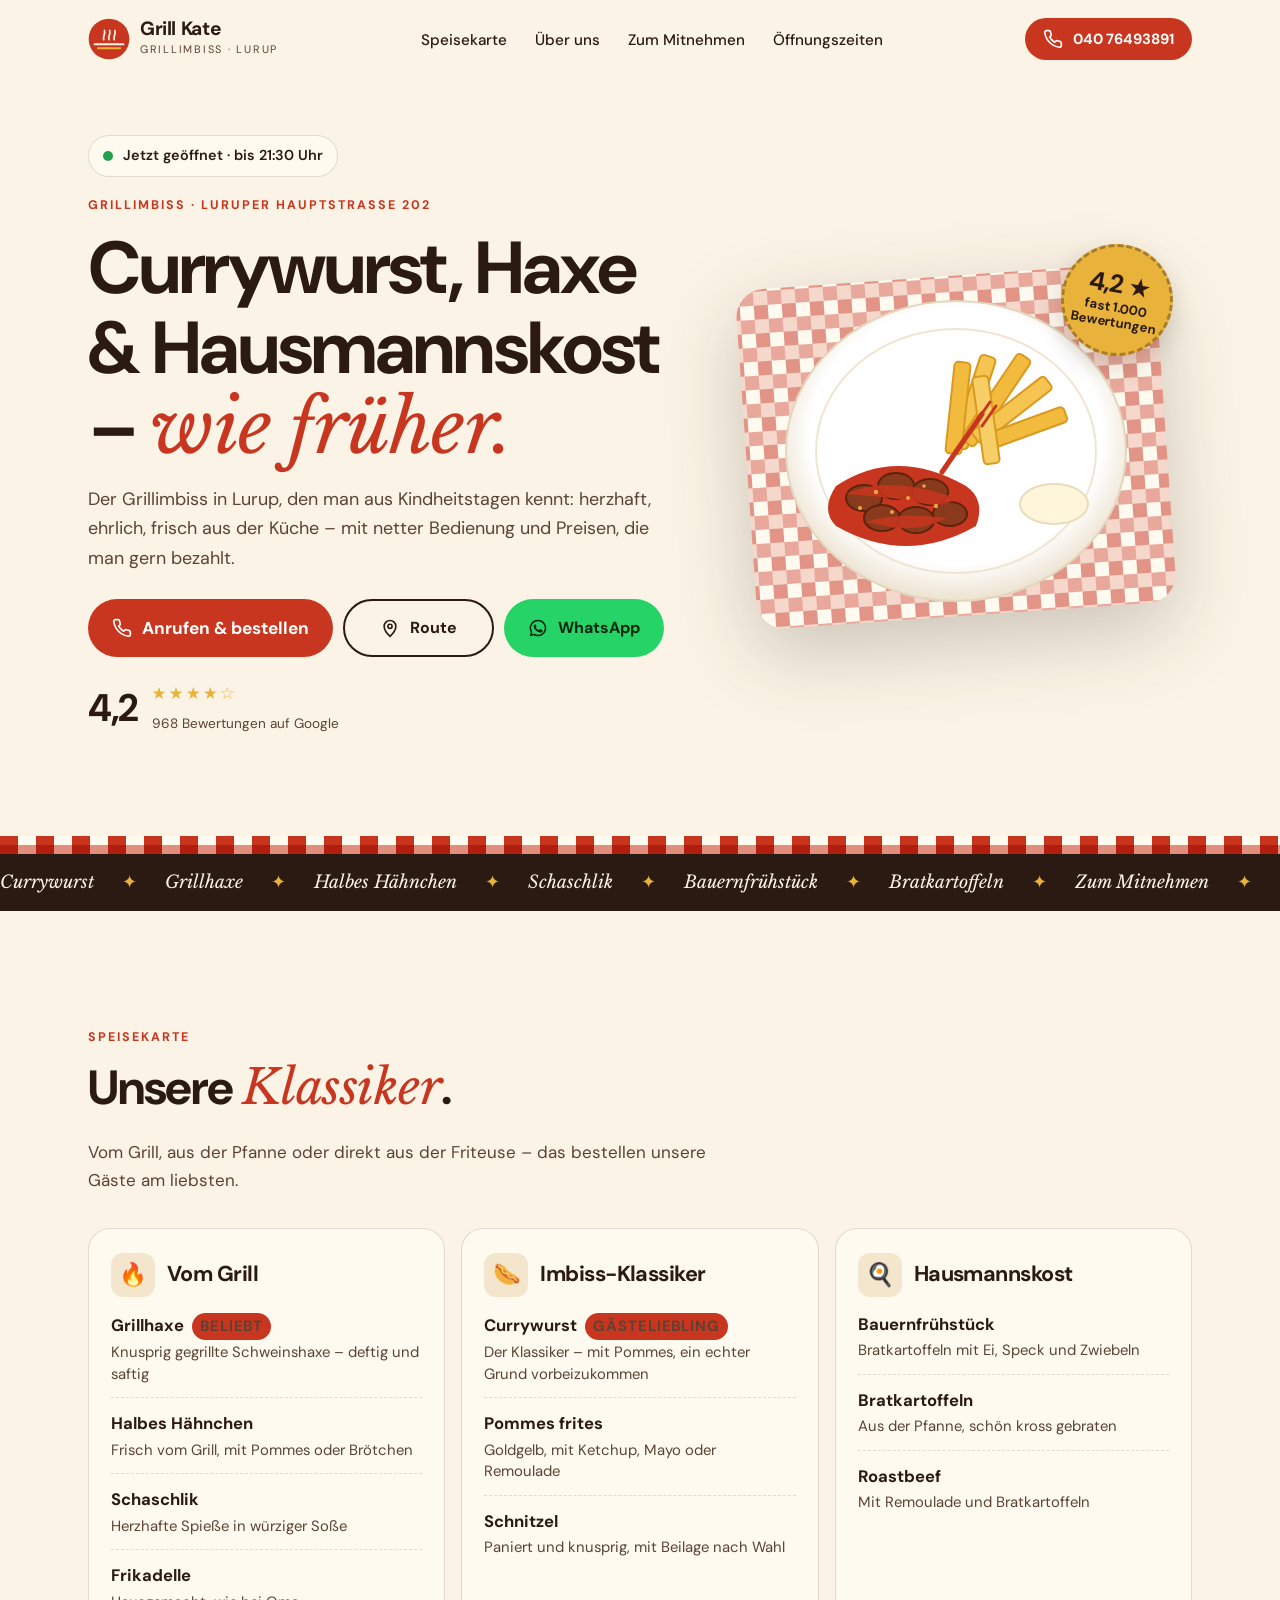
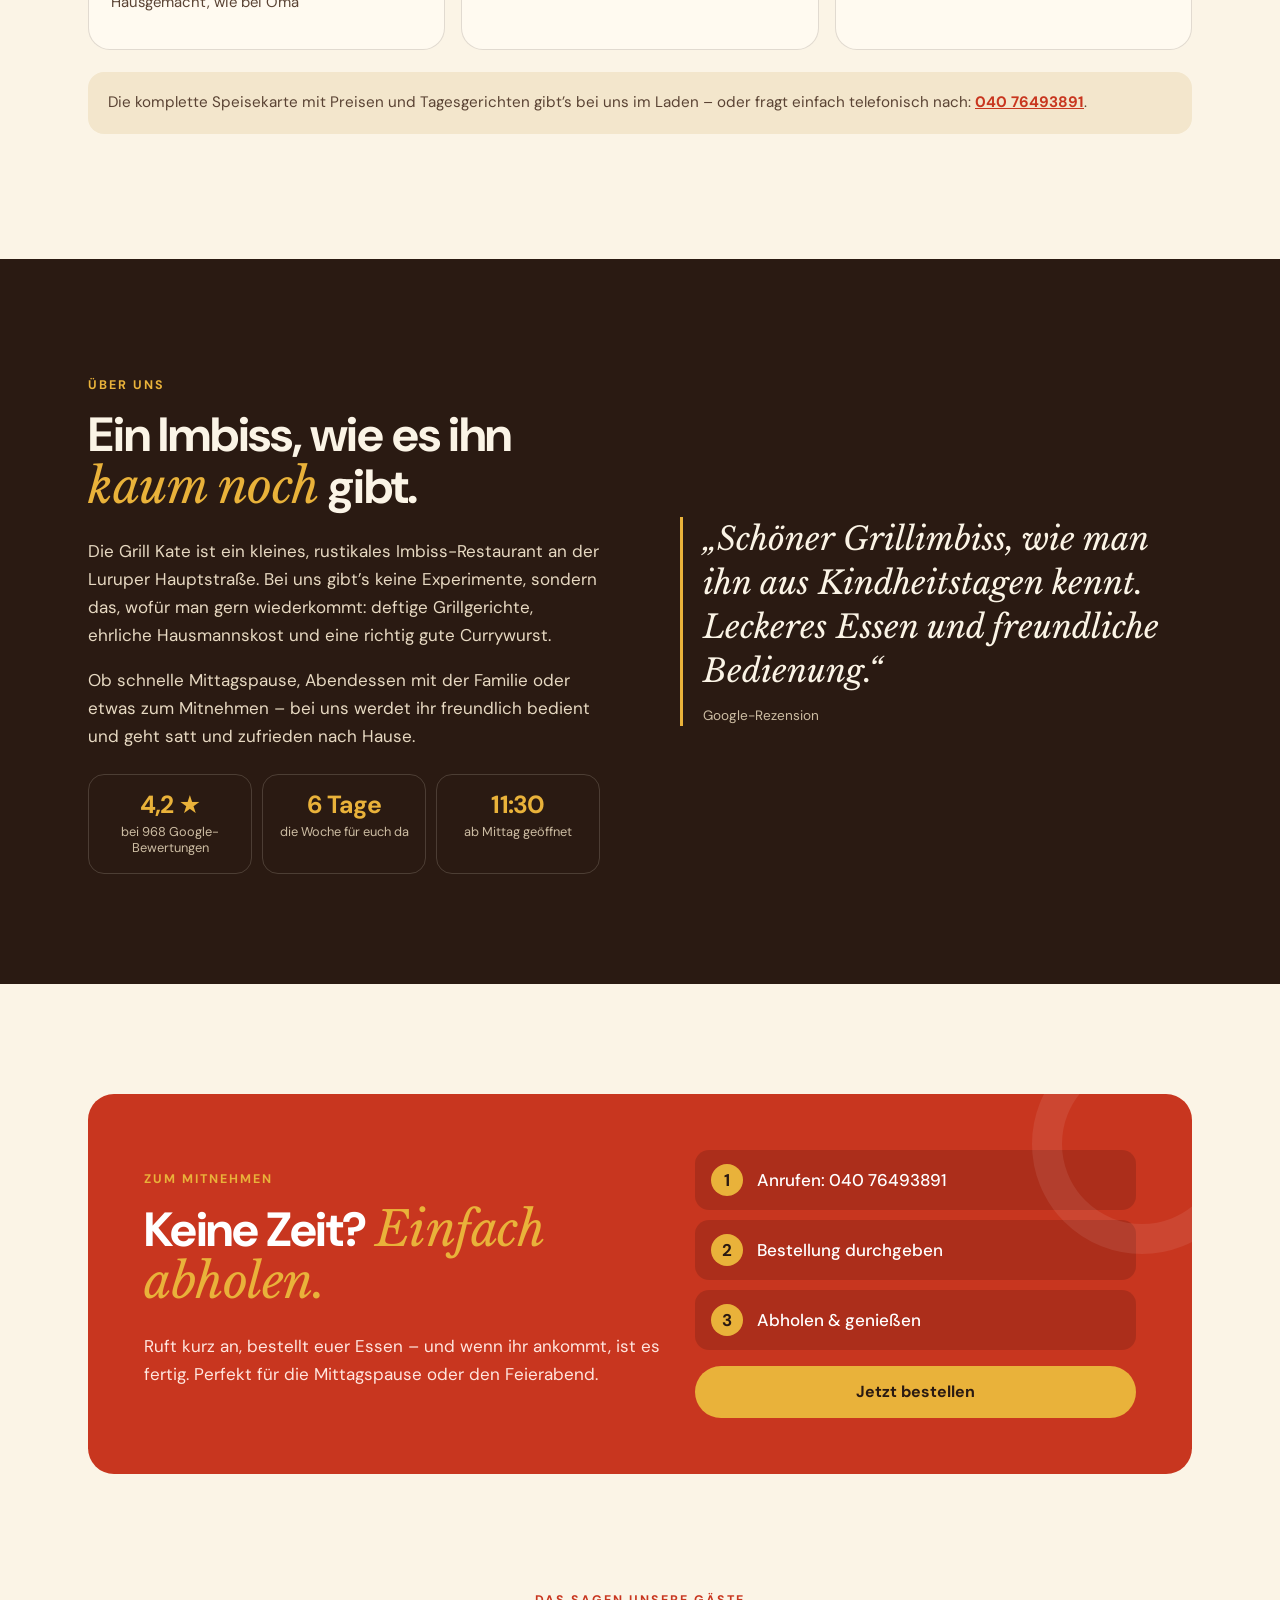
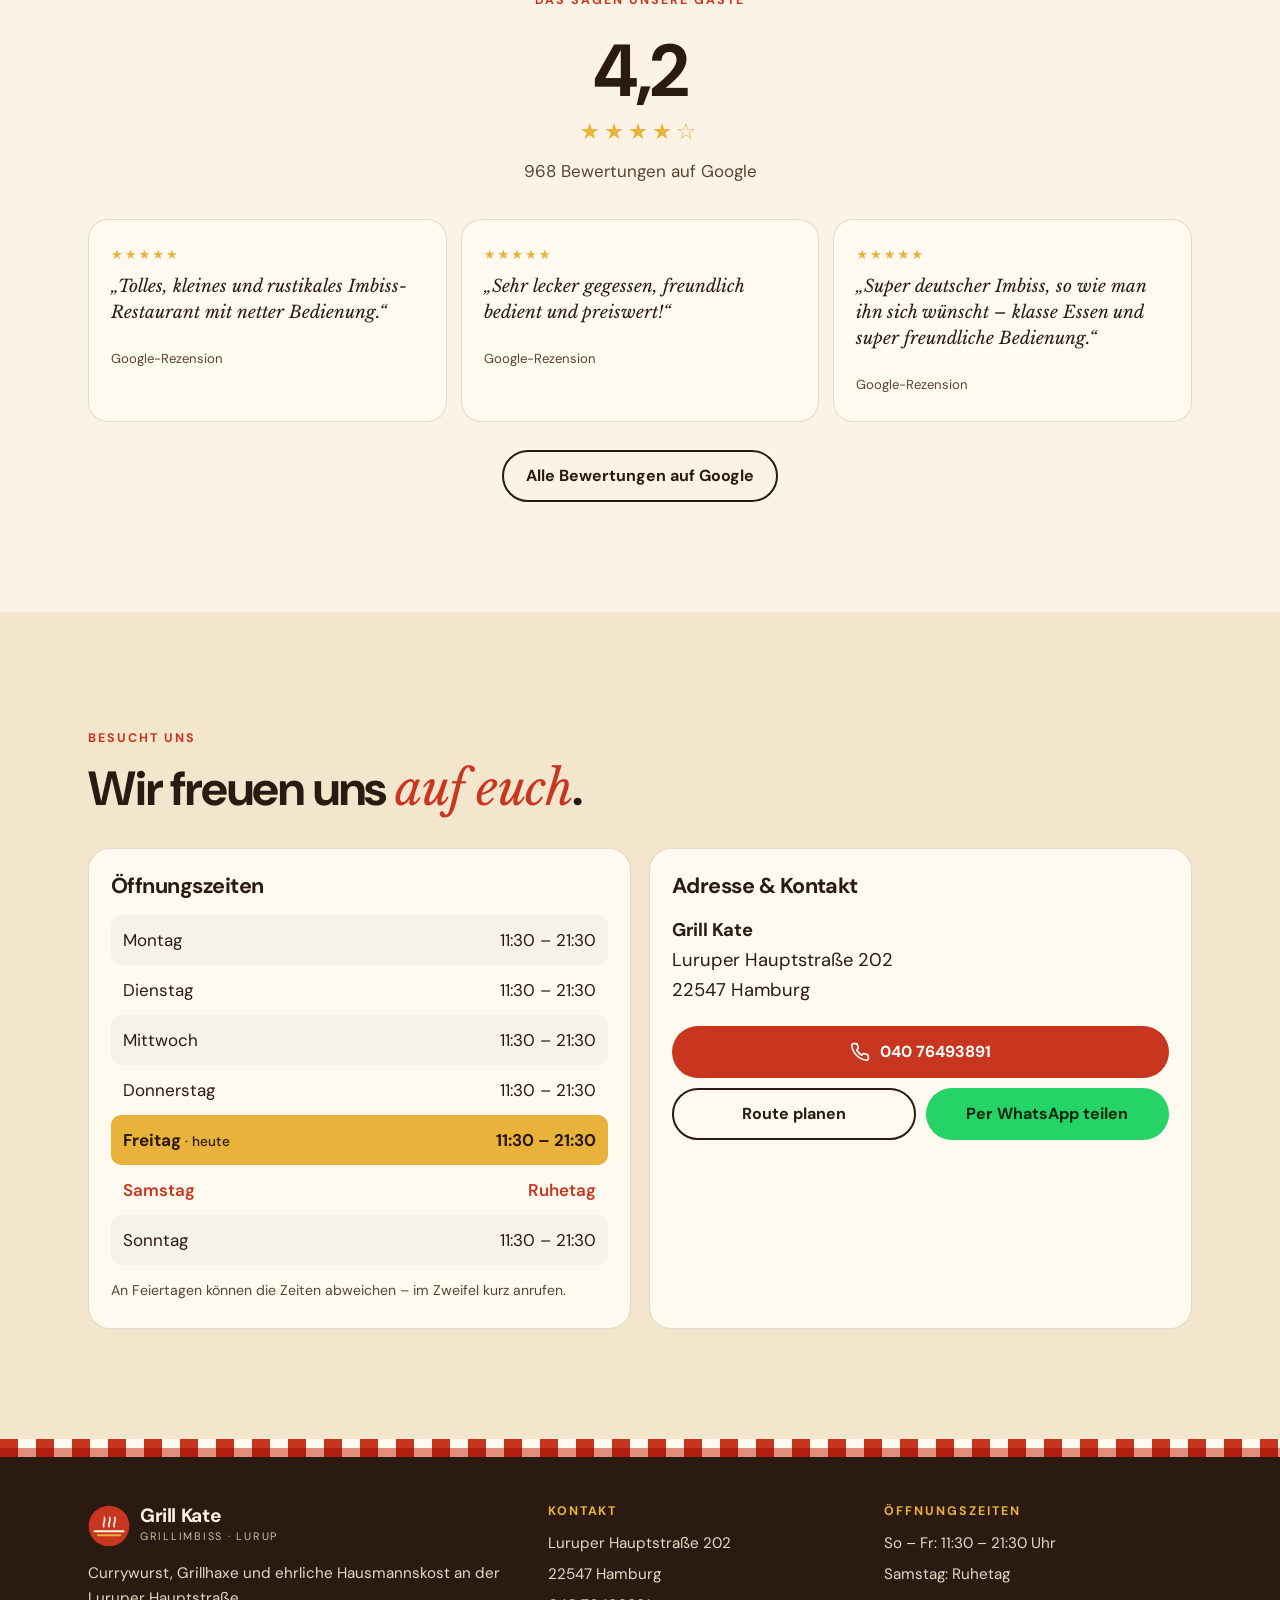
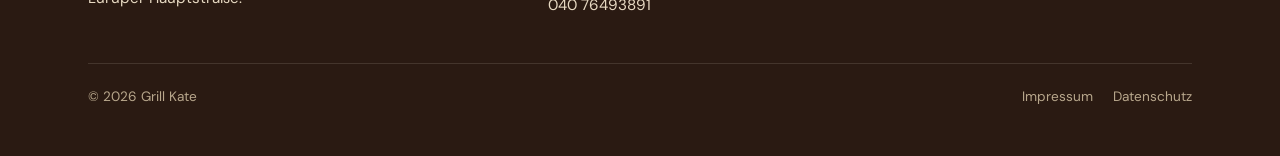
<file: index.html>
<!DOCTYPE html>
<html lang="de">
<head>
<meta charset="UTF-8">
<meta name="viewport" content="width=device-width, initial-scale=1.0, viewport-fit=cover">
<title>Grill Kate – Grillimbiss &amp; Hausmannskost in Hamburg-Lurup</title>
<meta name="description" content="Grill Kate an der Luruper Hauptstraße 202: Currywurst, Grillhaxe, halbe Hähnchen, Schaschlik und ehrliche Hausmannskost. So–Fr 11:30–21:30 Uhr. 4,2 ★ bei fast 1.000 Google-Bewertungen.">
<meta property="og:title" content="Grill Kate – Grillimbiss in Hamburg-Lurup">
<meta property="og:description" content="Currywurst, Grillhaxe &amp; Hausmannskost wie früher. So–Fr 11:30–21:30 Uhr.">
<meta name="theme-color" content="#c8361f">
<link rel="icon" href="data:image/svg+xml,%3Csvg xmlns='http://www.w3.org/2000/svg' viewBox='0 0 64 64'%3E%3Crect width='64' height='64' rx='14' fill='%23c8361f'/%3E%3Ctext x='32' y='43' font-family='Arial,sans-serif' font-weight='700' font-size='26' fill='%23fbf4e6' text-anchor='middle'%3EGK%3C/text%3E%3C/svg%3E">
<link rel="stylesheet" href="fonts/fonts.css">
<link rel="stylesheet" href="style.css">
<script type="application/ld+json">
{
  "@context":"https://schema.org","@type":"Restaurant","name":"Grill Kate",
  "servesCuisine":["Deutsch","Imbiss","Grill","Hausmannskost"],"priceRange":"€",
  "telephone":"+49 40 76493891",
  "address":{"@type":"PostalAddress","streetAddress":"Luruper Hauptstraße 202","postalCode":"22547","addressLocality":"Hamburg","addressCountry":"DE"},
  "geo":{"@type":"GeoCoordinates","latitude":53.5958161,"longitude":9.8680488},
  "openingHours":["Su-Fr 11:30-21:30"],
  "aggregateRating":{"@type":"AggregateRating","ratingValue":"4.2","reviewCount":"968"}
}
</script>
</head>
<body class="no-js">
<script>document.body.classList.remove('no-js')</script>

<!-- ================= HEADER ================= -->
<header id="header">
  <div class="container nav">
    <a href="#top" class="logo" aria-label="Grill Kate – Startseite">
      <svg class="logo-mark" viewBox="0 0 64 64" aria-hidden="true"><circle cx="32" cy="32" r="31" fill="#c8361f"/><path d="M10 40h44" stroke="#fbf4e6" stroke-width="3" stroke-linecap="round"/><path d="M15 46h34" stroke="#e9b23a" stroke-width="3" stroke-linecap="round"/><path d="M24 33c-2-5 3-8 1-14M32 33c-2-5 3-8 1-14M40 33c-2-5 3-8 1-14" stroke="#fbf4e6" stroke-width="2.6" fill="none" stroke-linecap="round"/></svg>
      <span><b>Grill Kate</b><small>Grillimbiss · Lurup</small></span>
    </a>
    <ul>
      <li><a href="#karte">Speisekarte</a></li>
      <li><a href="#ueber">Über uns</a></li>
      <li><a href="#mitnehmen">Zum Mitnehmen</a></li>
      <li><a href="#besuch">Öffnungszeiten</a></li>
    </ul>
    <div class="nav-right">
      <a href="tel:+494076493891" class="btn btn-red nav-call" aria-label="Anrufen: 040 76493891">
        <svg viewBox="0 0 24 24" fill="none" stroke="currentColor" stroke-width="2" stroke-linecap="round" stroke-linejoin="round"><path d="M22 16.9v3a2 2 0 0 1-2.2 2 19.8 19.8 0 0 1-8.6-3.1 19.5 19.5 0 0 1-6-6A19.8 19.8 0 0 1 2.1 4.2 2 2 0 0 1 4.1 2h3a2 2 0 0 1 2 1.7c.1.9.4 1.8.7 2.7a2 2 0 0 1-.5 2.1L8 9.8a16 16 0 0 0 6 6l1.3-1.3a2 2 0 0 1 2.1-.4c.9.3 1.8.6 2.7.7a2 2 0 0 1 1.7 2z"/></svg>
        <span>040 76493891</span></a>
      <button class="burger" aria-label="Menü öffnen" aria-expanded="false" aria-controls="mobileMenu" onclick="toggleMenu()"><span></span><span></span><span></span></button>
    </div>
  </div>
  <nav class="mobile-menu" id="mobileMenu">
    <a href="#karte" onclick="toggleMenu()">Speisekarte</a>
    <a href="#ueber" onclick="toggleMenu()">Über uns</a>
    <a href="#mitnehmen" onclick="toggleMenu()">Zum Mitnehmen</a>
    <a href="#besuch" onclick="toggleMenu()">Öffnungszeiten &amp; Anfahrt</a>
    <a href="tel:+494076493891" class="btn btn-red">Jetzt anrufen</a>
  </nav>
</header>

<main id="top">

<!-- ================= HERO ================= -->
<section class="hero">
  <div class="container hero-grid">
    <div>
      <div class="status" id="status" aria-live="polite"><span class="dot"></span><span id="statusText">So – Fr ab 11:30 Uhr geöffnet</span></div>
      <span class="eyebrow" style="display:block">Grillimbiss · Luruper Hauptstraße 202</span>
      <h1>Currywurst, Haxe &amp; Hausmannskost – <em>wie früher.</em></h1>
      <p class="lead">Der Grillimbiss in Lurup, den man aus Kindheitstagen kennt: herzhaft, ehrlich, frisch aus der Küche – mit netter Bedienung und Preisen, die man gern bezahlt.</p>

      <div class="quick">
        <a href="tel:+494076493891" class="btn btn-red">
          <svg viewBox="0 0 24 24" fill="none" stroke="currentColor" stroke-width="2" stroke-linecap="round" stroke-linejoin="round"><path d="M22 16.9v3a2 2 0 0 1-2.2 2 19.8 19.8 0 0 1-8.6-3.1 19.5 19.5 0 0 1-6-6A19.8 19.8 0 0 1 2.1 4.2 2 2 0 0 1 4.1 2h3a2 2 0 0 1 2 1.7c.1.9.4 1.8.7 2.7a2 2 0 0 1-.5 2.1L8 9.8a16 16 0 0 0 6 6l1.3-1.3a2 2 0 0 1 2.1-.4c.9.3 1.8.6 2.7.7a2 2 0 0 1 1.7 2z"/></svg>
          Anrufen &amp; bestellen</a>
        <a href="https://www.google.com/maps/dir/?api=1&amp;destination=Luruper+Hauptstra%C3%9Fe+202,+22547+Hamburg" target="_blank" rel="noopener" class="btn btn-line">
          <svg viewBox="0 0 24 24" fill="none" stroke="currentColor" stroke-width="2" stroke-linecap="round" stroke-linejoin="round"><path d="M12 22s7-6.2 7-12a7 7 0 0 0-14 0c0 5.8 7 12 7 12z"/><circle cx="12" cy="10" r="2.5"/></svg>
          Route</a>
        <a href="#" class="btn btn-wa js-wa" target="_blank" rel="noopener">
          <svg viewBox="0 0 24 24" fill="currentColor"><path d="M12 2a10 10 0 0 0-8.6 15.1L2 22l5-1.3A10 10 0 1 0 12 2zm0 18.2c-1.5 0-3-.4-4.3-1.2l-.3-.2-3 .8.8-2.9-.2-.3A8.2 8.2 0 1 1 12 20.2zm4.5-6.1c-.2-.1-1.5-.7-1.7-.8s-.4-.1-.6.1-.7.8-.8 1-.3.2-.5.1a6.7 6.7 0 0 1-3.4-2.9c-.3-.4.3-.4.7-1.3.1-.2 0-.3 0-.4l-.8-1.8c-.2-.5-.4-.4-.6-.4h-.5a1 1 0 0 0-.7.3 3 3 0 0 0-.9 2.2 5.1 5.1 0 0 0 1.1 2.7 11.7 11.7 0 0 0 4.5 4c1.7.7 2.3.8 3.2.7a2.7 2.7 0 0 0 1.8-1.3 2.2 2.2 0 0 0 .2-1.3c-.1-.1-.3-.2-.5-.3z"/></svg>
          WhatsApp</a>
      </div>

      <a class="rating" href="https://www.google.com/maps/place/Grill+Kate/@53.5958161,9.8680488,17z/data=!4m6!3m5!1s0x47b1869f3003f63b:0x3f834e9bd205abc9!8m2!3d53.5958161!4d9.8680488!16s%2Fg%2F1tcx0l3l" target="_blank" rel="noopener">
        <span class="score">4,2</span>
        <span><span class="stars">★★★★☆</span><br><span class="sub">968 Bewertungen auf Google</span></span>
      </a>
    </div>

    <div class="hero-visual" aria-hidden="true">
      <!-- Illustration: Currywurst-Pommes-Teller -->
      <svg class="plate" viewBox="0 0 440 400">
        <defs>
          <pattern id="chk" width="28" height="28" patternUnits="userSpaceOnUse"><rect width="28" height="28" fill="#fffaf0"/><rect width="14" height="14" fill="#e8a99c"/><rect x="14" y="14" width="14" height="14" fill="#e8a99c"/><rect width="14" height="28" fill="#c8361f" opacity=".18"/></pattern>
          <radialGradient id="pl" cx="50%" cy="45%" r="55%"><stop offset=".78" stop-color="#ffffff"/><stop offset="1" stop-color="#ece2cf"/></radialGradient>
        </defs>
        <rect x="10" y="40" width="420" height="340" rx="28" fill="url(#chk)" transform="rotate(-4 220 210)"/>
        <ellipse cx="220" cy="215" rx="170" ry="150" fill="url(#pl)" stroke="#e3d6bd" stroke-width="2"/>
        <ellipse cx="220" cy="215" rx="140" ry="122" fill="none" stroke="#efe5d2" stroke-width="2"/>
        <!-- Pommes -->
        <g stroke="#d99a1e" stroke-width="2" stroke-linejoin="round">
          <rect x="230" y="118" width="16" height="96" rx="4" fill="#f5c451" transform="rotate(18 238 166)"/>
          <rect x="252" y="112" width="16" height="104" rx="4" fill="#f2bb3e" transform="rotate(34 260 164)"/>
          <rect x="268" y="128" width="16" height="92" rx="4" fill="#f5c451" transform="rotate(52 276 174)"/>
          <rect x="214" y="126" width="16" height="92" rx="4" fill="#f2bb3e" transform="rotate(6 222 172)"/>
          <rect x="282" y="150" width="16" height="84" rx="4" fill="#f2bb3e" transform="rotate(70 290 192)"/>
          <rect x="242" y="140" width="16" height="88" rx="4" fill="#f7cf66" transform="rotate(-8 250 184)"/>
        </g>
        <!-- Remoulade / Mayo -->
        <ellipse cx="318" cy="268" rx="34" ry="20" fill="#fff6dc" stroke="#eadcb8" stroke-width="2"/>
        <!-- Currywurst-Stücke -->
        <g>
          <path d="M100 250 q60 -40 130 0 q20 14 10 40 q-70 40 -140 0 q-16 -16 0 -40z" fill="#c8361f"/>
          <g fill="#8a3a1c" stroke="#5c220d" stroke-width="2">
            <ellipse cx="128" cy="262" rx="18" ry="13"/><ellipse cx="160" cy="250" rx="18" ry="13"/><ellipse cx="194" cy="256" rx="18" ry="13"/><ellipse cx="146" cy="282" rx="18" ry="13"/><ellipse cx="180" cy="284" rx="18" ry="13"/><ellipse cx="214" cy="278" rx="17" ry="12"/>
          </g>
          <g fill="#c8361f" opacity=".85"><path d="M110 258q40 -20 110 4q-10 10 -30 6q-40 -8 -80 -10z"/><path d="M130 286q30 -10 80 -4q-20 12 -50 10z"/></g>
          <g fill="#e9a640"><circle cx="140" cy="256" r="2.2"/><circle cx="172" cy="262" r="2"/><circle cx="200" cy="270" r="2.2"/><circle cx="156" cy="276" r="2"/><circle cx="188" cy="250" r="1.8"/><circle cx="124" cy="272" r="2"/></g>
        </g>
        <!-- Pieker -->
        <path d="M206 236 l40 -58" stroke="#c8361f" stroke-width="5" stroke-linecap="round"/>
        <path d="M240 186 l14 -20 M246 190 l14 -20" stroke="#c8361f" stroke-width="3" stroke-linecap="round"/>
      </svg>
      <div class="stamp"><div><strong>4,2 ★</strong>fast 1.000<br>Bewertungen</div></div>
    </div>
  </div>
</section>

<div class="checker" aria-hidden="true"></div>

<!-- ================= BAND ================= -->
<div class="band" aria-hidden="true">
  <div class="band-track">
    <span>Currywurst</span><span class="s">✦</span><span>Grillhaxe</span><span class="s">✦</span><span>Halbes Hähnchen</span><span class="s">✦</span><span>Schaschlik</span><span class="s">✦</span><span>Bauernfrühstück</span><span class="s">✦</span><span>Bratkartoffeln</span><span class="s">✦</span><span>Zum Mitnehmen</span><span class="s">✦</span>
    <span>Currywurst</span><span class="s">✦</span><span>Grillhaxe</span><span class="s">✦</span><span>Halbes Hähnchen</span><span class="s">✦</span><span>Schaschlik</span><span class="s">✦</span><span>Bauernfrühstück</span><span class="s">✦</span><span>Bratkartoffeln</span><span class="s">✦</span><span>Zum Mitnehmen</span><span class="s">✦</span>
  </div>
</div>

<!-- ================= KARTE ================= -->
<section class="section" id="karte">
  <div class="container">
    <div class="section-head reveal">
      <span class="eyebrow">Speisekarte</span>
      <h2>Unsere <em>Klassiker</em>.</h2>
      <p>Vom Grill, aus der Pfanne oder direkt aus der Friteuse – das bestellen unsere Gäste am liebsten.</p>
    </div>
    <div class="menu-grid">
      <article class="menu-card reveal">
        <h3><span class="ico">🔥</span>Vom Grill</h3>
        <ul class="dishes">
          <li><b>Grillhaxe <span class="fav">Beliebt</span></b><span>Knusprig gegrillte Schweinshaxe – deftig und saftig</span></li>
          <li><b>Halbes Hähnchen</b><span>Frisch vom Grill, mit Pommes oder Brötchen</span></li>
          <li><b>Schaschlik</b><span>Herzhafte Spieße in würziger Soße</span></li>
          <li><b>Frikadelle</b><span>Hausgemacht, wie bei Oma</span></li>
        </ul>
      </article>
      <article class="menu-card reveal">
        <h3><span class="ico">🌭</span>Imbiss-Klassiker</h3>
        <ul class="dishes">
          <li><b>Currywurst <span class="fav">Gästeliebling</span></b><span>Der Klassiker – mit Pommes, ein echter Grund vorbeizukommen</span></li>
          <li><b>Pommes frites</b><span>Goldgelb, mit Ketchup, Mayo oder Remoulade</span></li>
          <li><b>Schnitzel</b><span>Paniert und knusprig, mit Beilage nach Wahl</span></li>
        </ul>
      </article>
      <article class="menu-card reveal">
        <h3><span class="ico">🍳</span>Hausmannskost</h3>
        <ul class="dishes">
          <li><b>Bauernfrühstück</b><span>Bratkartoffeln mit Ei, Speck und Zwiebeln</span></li>
          <li><b>Bratkartoffeln</b><span>Aus der Pfanne, schön kross gebraten</span></li>
          <li><b>Roastbeef</b><span>Mit Remoulade und Bratkartoffeln</span></li>
        </ul>
      </article>
    </div>
    <p class="menu-note reveal">Die komplette Speisekarte mit Preisen und Tagesgerichten gibt’s bei uns im Laden – oder fragt einfach telefonisch nach: <a href="tel:+494076493891">040 76493891</a>.</p>
  </div>
</section>

<!-- ================= STORY ================= -->
<section class="section story" id="ueber">
  <div class="container story-grid">
    <div class="reveal">
      <span class="eyebrow">Über uns</span>
      <h2>Ein Imbiss, wie es ihn <em>kaum noch</em> gibt.</h2>
      <p>Die Grill Kate ist ein kleines, rustikales Imbiss-Restaurant an der Luruper Hauptstraße. Bei uns gibt’s keine Experimente, sondern das, wofür man gern wiederkommt: deftige Grillgerichte, ehrliche Hausmannskost und eine richtig gute Currywurst.</p>
      <p>Ob schnelle Mittagspause, Abendessen mit der Familie oder etwas zum Mitnehmen – bei uns werdet ihr freundlich bedient und geht satt und zufrieden nach Hause.</p>
      <div class="facts">
        <div><strong>4,2 ★</strong><span>bei 968 Google-Bewertungen</span></div>
        <div><strong>6 Tage</strong><span>die Woche für euch da</span></div>
        <div><strong>11:30</strong><span>ab Mittag geöffnet</span></div>
      </div>
    </div>
    <blockquote class="quote-big reveal">
      „Schöner Grillimbiss, wie man ihn aus Kindheitstagen kennt. Leckeres Essen und freundliche Bedienung.“
      <cite>Google-Rezension</cite>
    </blockquote>
  </div>
</section>

<!-- ================= MITNEHMEN ================= -->
<section class="section" id="mitnehmen">
  <div class="container">
    <div class="takeaway reveal">
      <div>
        <span class="eyebrow">Zum Mitnehmen</span>
        <h2>Keine Zeit? <em>Einfach abholen.</em></h2>
        <p>Ruft kurz an, bestellt euer Essen – und wenn ihr ankommt, ist es fertig. Perfekt für die Mittagspause oder den Feierabend.</p>
      </div>
      <div>
        <ol class="steps">
          <li>Anrufen: 040 76493891</li>
          <li>Bestellung durchgeben</li>
          <li>Abholen &amp; genießen</li>
        </ol>
        <a href="tel:+494076493891" class="btn btn-mustard" style="width:100%;margin-top:16px">Jetzt bestellen</a>
      </div>
    </div>
  </div>
</section>

<!-- ================= REVIEWS ================= -->
<section class="section reviews" style="padding-top:0">
  <div class="container">
    <span class="eyebrow">Das sagen unsere Gäste</span>
    <div class="big" style="margin-top:10px">4,2</div>
    <div class="stars" aria-label="4,2 von 5 Sternen">★★★★☆</div>
    <p class="count">968 Bewertungen auf Google</p>
    <div class="quotes">
      <div class="quote-card reveal"><span class="s">★★★★★</span><p>„Tolles, kleines und rustikales Imbiss-Restaurant mit netter Bedienung.“</p><span>Google-Rezension</span></div>
      <div class="quote-card reveal"><span class="s">★★★★★</span><p>„Sehr lecker gegessen, freundlich bedient und preiswert!“</p><span>Google-Rezension</span></div>
      <div class="quote-card reveal"><span class="s">★★★★★</span><p>„Super deutscher Imbiss, so wie man ihn sich wünscht – klasse Essen und super freundliche Bedienung.“</p><span>Google-Rezension</span></div>
    </div>
    <a href="https://www.google.com/maps/place/Grill+Kate/@53.5958161,9.8680488,17z/data=!4m6!3m5!1s0x47b1869f3003f63b:0x3f834e9bd205abc9!8m2!3d53.5958161!4d9.8680488!16s%2Fg%2F1tcx0l3l" target="_blank" rel="noopener" class="btn btn-line">Alle Bewertungen auf Google</a>
  </div>
</section>

<!-- ================= BESUCH ================= -->
<section class="section visit" id="besuch">
  <div class="container">
    <div class="section-head reveal">
      <span class="eyebrow">Besucht uns</span>
      <h2>Wir freuen uns <em>auf euch</em>.</h2>
    </div>
    <div class="visit-grid">
      <div class="panel reveal">
        <h3>Öffnungszeiten</h3>
        <ul class="hours" id="hours">
          <li data-day="1"><span>Montag</span><span>11:30 – 21:30</span></li>
          <li data-day="2"><span>Dienstag</span><span>11:30 – 21:30</span></li>
          <li data-day="3"><span>Mittwoch</span><span>11:30 – 21:30</span></li>
          <li data-day="4"><span>Donnerstag</span><span>11:30 – 21:30</span></li>
          <li data-day="5"><span>Freitag</span><span>11:30 – 21:30</span></li>
          <li data-day="6" class="off"><span>Samstag</span><span>Ruhetag</span></li>
          <li data-day="0"><span>Sonntag</span><span>11:30 – 21:30</span></li>
        </ul>
        <p class="hours-note">An Feiertagen können die Zeiten abweichen – im Zweifel kurz anrufen.</p>
      </div>
      <div class="panel reveal">
        <h3>Adresse &amp; Kontakt</h3>
        <p class="addr"><strong>Grill Kate</strong><br>Luruper Hauptstraße 202<br>22547 Hamburg</p>
        <div class="contact-actions">
          <a href="tel:+494076493891" class="btn btn-red">
            <svg viewBox="0 0 24 24" fill="none" stroke="currentColor" stroke-width="2" stroke-linecap="round" stroke-linejoin="round"><path d="M22 16.9v3a2 2 0 0 1-2.2 2 19.8 19.8 0 0 1-8.6-3.1 19.5 19.5 0 0 1-6-6A19.8 19.8 0 0 1 2.1 4.2 2 2 0 0 1 4.1 2h3a2 2 0 0 1 2 1.7c.1.9.4 1.8.7 2.7a2 2 0 0 1-.5 2.1L8 9.8a16 16 0 0 0 6 6l1.3-1.3a2 2 0 0 1 2.1-.4c.9.3 1.8.6 2.7.7a2 2 0 0 1 1.7 2z"/></svg>
            040 76493891</a>
          <a href="https://www.google.com/maps/dir/?api=1&amp;destination=Luruper+Hauptstra%C3%9Fe+202,+22547+Hamburg" target="_blank" rel="noopener" class="btn btn-line">Route planen</a>
          <a href="#" class="btn btn-wa js-wa" target="_blank" rel="noopener">Per WhatsApp teilen</a>
        </div>
      </div>
    </div>
  </div>
</section>

</main>

<div class="checker" aria-hidden="true"></div>

<!-- ================= FOOTER ================= -->
<footer>
  <div class="container">
    <div class="foot-grid">
      <div>
        <a href="#top" class="logo">
          <svg class="logo-mark" viewBox="0 0 64 64" aria-hidden="true"><circle cx="32" cy="32" r="31" fill="#c8361f"/><path d="M10 40h44" stroke="#fbf4e6" stroke-width="3" stroke-linecap="round"/><path d="M15 46h34" stroke="#e9b23a" stroke-width="3" stroke-linecap="round"/><path d="M24 33c-2-5 3-8 1-14M32 33c-2-5 3-8 1-14M40 33c-2-5 3-8 1-14" stroke="#fbf4e6" stroke-width="2.6" fill="none" stroke-linecap="round"/></svg>
          <span><b>Grill Kate</b><small>Grillimbiss · Lurup</small></span>
        </a>
        <p style="margin-top:14px">Currywurst, Grillhaxe und ehrliche Hausmannskost an der Luruper Hauptstraße.</p>
      </div>
      <div>
        <h4>Kontakt</h4>
        <ul>
          <li>Luruper Hauptstraße 202</li>
          <li>22547 Hamburg</li>
          <li><a href="tel:+494076493891">040 76493891</a></li>
        </ul>
      </div>
      <div>
        <h4>Öffnungszeiten</h4>
        <ul>
          <li>So – Fr: 11:30 – 21:30 Uhr</li>
          <li>Samstag: Ruhetag</li>
        </ul>
      </div>
    </div>
    <div class="foot-bottom">
      <span>© <span id="year">2026</span> Grill Kate</span>
      <nav>
        <a href="impressum.html">Impressum</a>
        <a href="datenschutz.html">Datenschutz</a>
      </nav>
    </div>
  </div>
</footer>

<!-- Mobile Aktionsleiste -->
<div class="sticky-cta" id="stickyCta">
  <a href="tel:+494076493891" class="btn btn-red"><svg viewBox="0 0 24 24" fill="none" stroke="currentColor" stroke-width="2" stroke-linecap="round" stroke-linejoin="round"><path d="M22 16.9v3a2 2 0 0 1-2.2 2 19.8 19.8 0 0 1-8.6-3.1 19.5 19.5 0 0 1-6-6A19.8 19.8 0 0 1 2.1 4.2 2 2 0 0 1 4.1 2h3a2 2 0 0 1 2 1.7c.1.9.4 1.8.7 2.7a2 2 0 0 1-.5 2.1L8 9.8a16 16 0 0 0 6 6l1.3-1.3a2 2 0 0 1 2.1-.4c.9.3 1.8.6 2.7.7a2 2 0 0 1 1.7 2z"/></svg>Anrufen</a>
  <a href="https://www.google.com/maps/dir/?api=1&amp;destination=Luruper+Hauptstra%C3%9Fe+202,+22547+Hamburg" target="_blank" rel="noopener" class="btn btn-line"><svg viewBox="0 0 24 24" fill="none" stroke="currentColor" stroke-width="2" stroke-linecap="round" stroke-linejoin="round"><path d="M12 22s7-6.2 7-12a7 7 0 0 0-14 0c0 5.8 7 12 7 12z"/><circle cx="12" cy="10" r="2.5"/></svg>Route</a>
  <a href="#" class="btn btn-wa js-wa" target="_blank" rel="noopener"><svg viewBox="0 0 24 24" fill="currentColor"><path d="M12 2a10 10 0 0 0-8.6 15.1L2 22l5-1.3A10 10 0 1 0 12 2zm0 18.2c-1.5 0-3-.4-4.3-1.2l-.3-.2-3 .8.8-2.9-.2-.3A8.2 8.2 0 1 1 12 20.2z"/></svg>WhatsApp</a>
</div>

<script>
  document.getElementById('year').textContent = new Date().getFullYear();

  const header = document.getElementById('header');
  const sticky = document.getElementById('stickyCta');
  const onScrollUi = () => {
    header.classList.toggle('scrolled', window.scrollY > 20);
    sticky.classList.toggle('show', window.scrollY > 420);
  };
  window.addEventListener('scroll', onScrollUi, { passive: true });
  onScrollUi();

  function toggleMenu(){
    const m = document.getElementById('mobileMenu');
    const b = document.querySelector('.burger');
    const open = m.classList.toggle('open');
    b.setAttribute('aria-expanded', open);
    document.body.style.overflow = open ? 'hidden' : '';
  }

  // WhatsApp: Imbiss mit Freunden teilen (Grill Kate hat nur Festnetz)
  const waText = 'Hunger? 🌭 Lass uns zur Grill Kate gehen – Currywurst, Haxe & Hausmannskost, Luruper Hauptstraße 202. ' + location.href.split('#')[0];
  document.querySelectorAll('.js-wa').forEach(a => a.href = 'https://wa.me/?text=' + encodeURIComponent(waText));

  // Öffnungszeiten in Stunden, Index = getDay() (0 = Sonntag); null = Ruhetag
  const HOURS = [[11.5,21.5],[11.5,21.5],[11.5,21.5],[11.5,21.5],[11.5,21.5],[11.5,21.5],null];
  const NAMES = ['Sonntag','Montag','Dienstag','Mittwoch','Donnerstag','Freitag','Samstag'];
  const fmt = h => String(Math.floor(h)).padStart(2,'0') + ':' + String(Math.round((h % 1) * 60)).padStart(2,'0');
  function updateStatus(){
    const now = new Date();
    const day = now.getDay();
    const h = now.getHours() + now.getMinutes() / 60;
    const t = HOURS[day];
    const open = !!t && h >= t[0] && h < t[1];
    const el = document.getElementById('status');
    const txt = document.getElementById('statusText');
    el.classList.toggle('open', open);
    el.classList.toggle('closed', !open);
    if (open) txt.textContent = 'Jetzt geöffnet · bis ' + fmt(t[1]) + ' Uhr';
    else if (t && h < t[0]) txt.textContent = 'Geschlossen · öffnet heute ' + fmt(t[0]) + ' Uhr';
    else {
      let d = 1; while (!HOURS[(day + d) % 7]) d++;
      const nd = (day + d) % 7;
      txt.textContent = 'Geschlossen · öffnet ' + (d === 1 ? 'morgen' : NAMES[nd]) + ' ' + fmt(HOURS[nd][0]) + ' Uhr';
    }
    document.querySelectorAll('#hours li').forEach(li => li.classList.toggle('today', +li.dataset.day === day));
  }
  updateStatus();
  setInterval(updateStatus, 60000);

  // Scroll-Reveal – Inhalte sind auch ohne JS sichtbar, die Animation ist nur Bonus.
  const revealEls = [...document.querySelectorAll('.reveal')];
  let ticking = false;
  function revealCheck(){
    ticking = false;
    const limit = window.innerHeight - 40;
    for (const el of revealEls) {
      if (!el.classList.contains('in') && el.getBoundingClientRect().top < limit) el.classList.add('in');
    }
  }
  window.addEventListener('scroll', () => { if (!ticking) { ticking = true; requestAnimationFrame(revealCheck); } }, { passive: true });
  window.addEventListener('resize', revealCheck);
  window.addEventListener('load', revealCheck);
  revealCheck();
  setTimeout(() => revealEls.forEach(el => el.classList.add('in')), 4000);
</script>
</body>
</html>
</file>
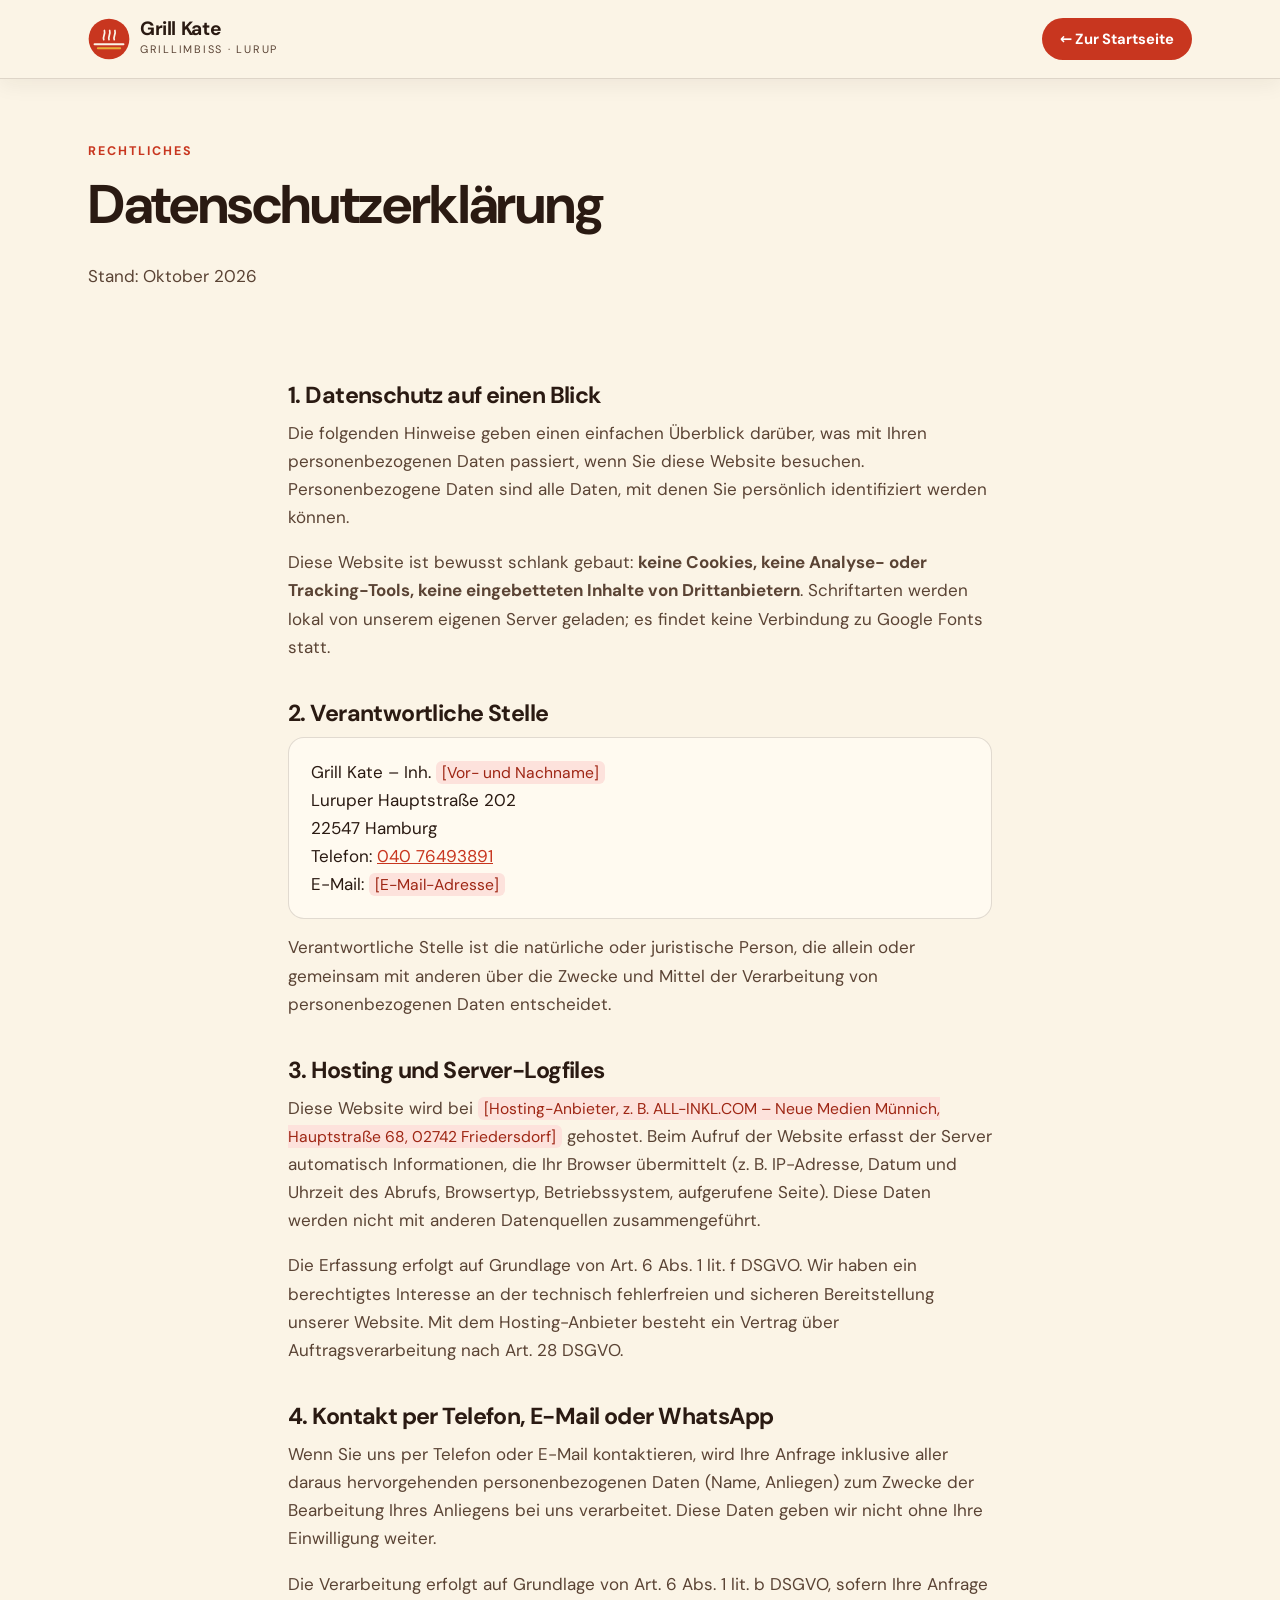
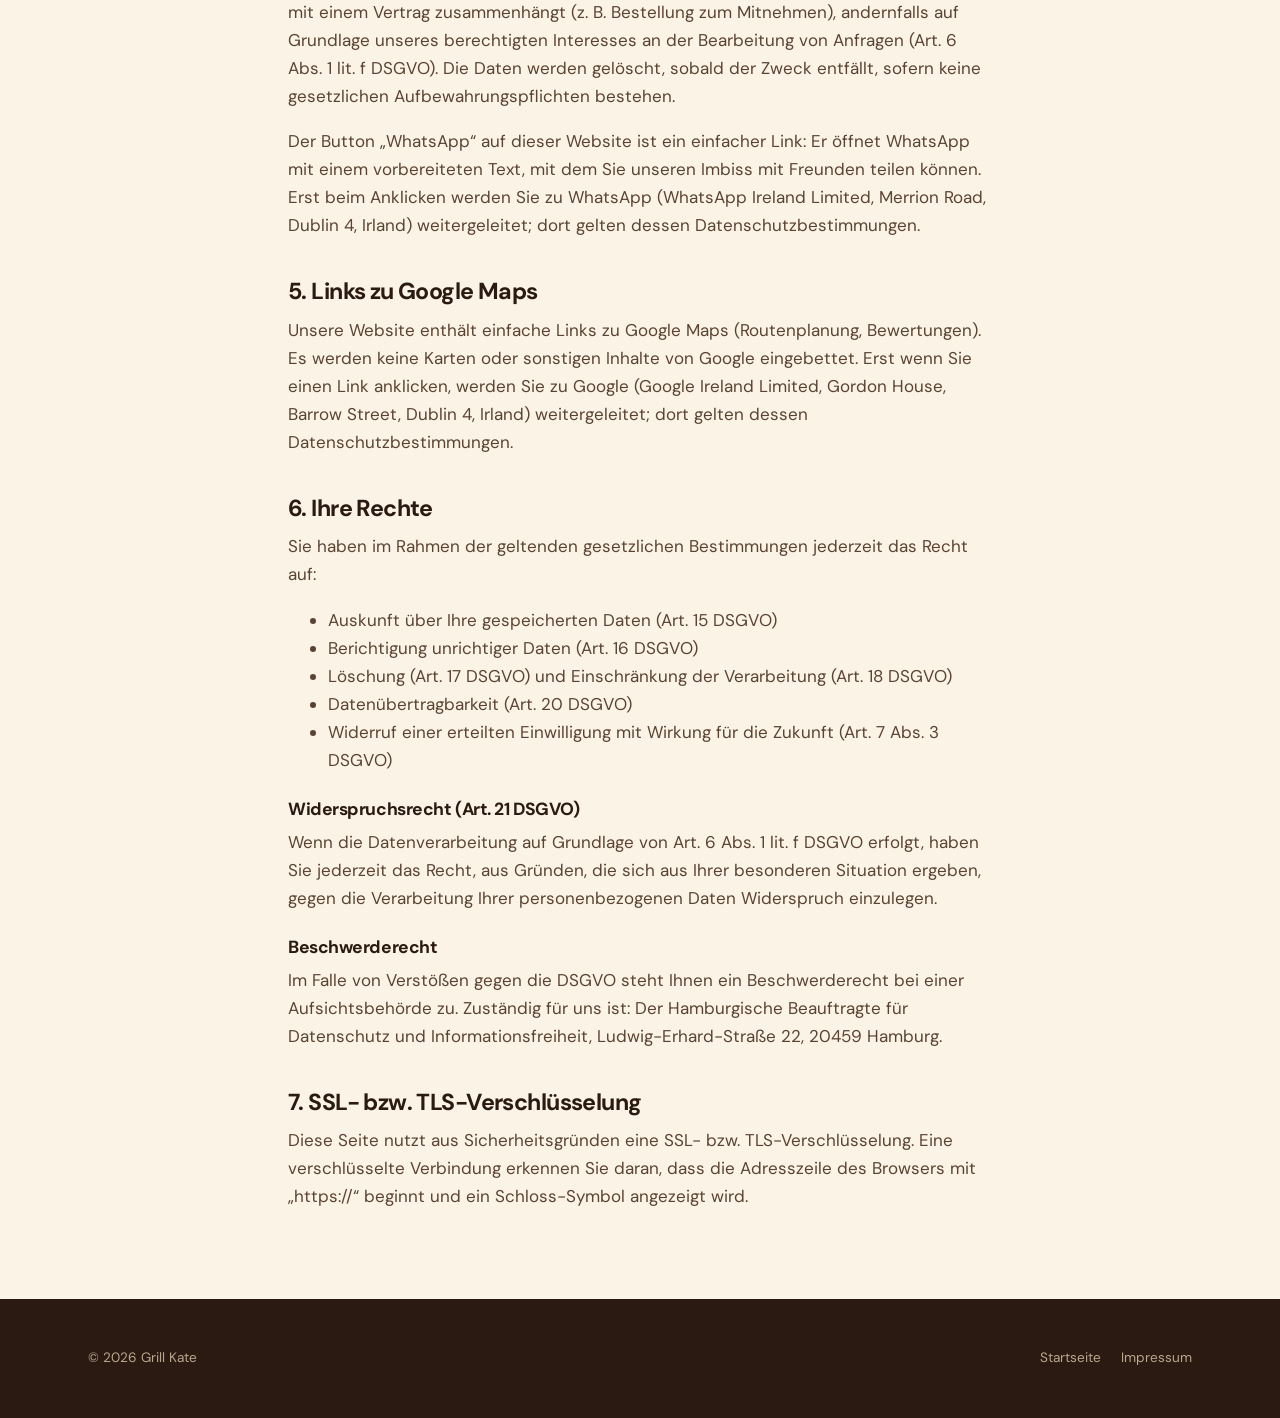
<file: datenschutz.html>
<!DOCTYPE html>
<html lang="de">
<head>
<meta charset="UTF-8">
<meta name="viewport" content="width=device-width, initial-scale=1.0">
<title>Datenschutz – Grill Kate</title>
<meta name="robots" content="noindex, follow">
<meta name="theme-color" content="#c8361f">
<link rel="icon" href="data:image/svg+xml,%3Csvg xmlns='http://www.w3.org/2000/svg' viewBox='0 0 64 64'%3E%3Crect width='64' height='64' rx='14' fill='%23c8361f'/%3E%3Ctext x='32' y='43' font-family='Arial,sans-serif' font-weight='700' font-size='26' fill='%23fbf4e6' text-anchor='middle'%3EGK%3C/text%3E%3C/svg%3E">
<link rel="stylesheet" href="fonts/fonts.css">
<link rel="stylesheet" href="style.css">
</head>
<body>
<header id="header" class="scrolled">
  <div class="container nav">
    <a href="index.html" class="logo" aria-label="Grill Kate – Startseite">
      <svg class="logo-mark" viewBox="0 0 64 64" aria-hidden="true"><circle cx="32" cy="32" r="31" fill="#c8361f"/><path d="M10 40h44" stroke="#fbf4e6" stroke-width="3" stroke-linecap="round"/><path d="M15 46h34" stroke="#e9b23a" stroke-width="3" stroke-linecap="round"/><path d="M24 33c-2-5 3-8 1-14M32 33c-2-5 3-8 1-14M40 33c-2-5 3-8 1-14" stroke="#fbf4e6" stroke-width="2.6" fill="none" stroke-linecap="round"/></svg>
      <span><b>Grill Kate</b><small>Grillimbiss · Lurup</small></span>
    </a>
    <a href="index.html" class="btn btn-red nav-call">← Zur Startseite</a>
  </div>
</header>

<main>
  <section class="legal-hero">
    <div class="container">
      <span class="eyebrow">Rechtliches</span>
      <h1>Datenschutz­erklärung</h1>
      <p>Stand: Oktober 2026</p>
    </div>
  </section>

  <section class="legal">
    <div class="container legal-body">
      <h2>1. Datenschutz auf einen Blick</h2>
      <p>Die folgenden Hinweise geben einen einfachen Überblick darüber, was mit Ihren personenbezogenen Daten passiert, wenn Sie diese Website besuchen. Personenbezogene Daten sind alle Daten, mit denen Sie persönlich identifiziert werden können.</p>
      <p>Diese Website ist bewusst schlank gebaut: <strong>keine Cookies, keine Analyse- oder Tracking-Tools, keine eingebetteten Inhalte von Drittanbietern</strong>. Schriftarten werden lokal von unserem eigenen Server geladen; es findet keine Verbindung zu Google Fonts statt.</p>

      <h2>2. Verantwortliche Stelle</h2>
      <div class="box">
        Grill Kate – Inh. <span class="todo">[Vor- und Nachname]</span><br>
        Luruper Hauptstraße 202<br>
        22547 Hamburg<br>
        Telefon: <a href="tel:+494076493891">040 76493891</a><br>
        E-Mail: <span class="todo">[E-Mail-Adresse]</span>
      </div>
      <p>Verantwortliche Stelle ist die natürliche oder juristische Person, die allein oder gemeinsam mit anderen über die Zwecke und Mittel der Verarbeitung von personenbezogenen Daten entscheidet.</p>

      <h2>3. Hosting und Server-Logfiles</h2>
      <p>Diese Website wird bei <span class="todo">[Hosting-Anbieter, z. B. ALL-INKL.COM – Neue Medien Münnich, Hauptstraße 68, 02742 Friedersdorf]</span> gehostet. Beim Aufruf der Website erfasst der Server automatisch Informationen, die Ihr Browser übermittelt (z. B. IP-Adresse, Datum und Uhrzeit des Abrufs, Browsertyp, Betriebssystem, aufgerufene Seite). Diese Daten werden nicht mit anderen Datenquellen zusammengeführt.</p>
      <p>Die Erfassung erfolgt auf Grundlage von Art. 6 Abs. 1 lit. f DSGVO. Wir haben ein berechtigtes Interesse an der technisch fehlerfreien und sicheren Bereitstellung unserer Website. Mit dem Hosting-Anbieter besteht ein Vertrag über Auftragsverarbeitung nach Art. 28 DSGVO.</p>

      <h2>4. Kontakt per Telefon, E-Mail oder WhatsApp</h2>
      <p>Wenn Sie uns per Telefon oder E-Mail kontaktieren, wird Ihre Anfrage inklusive aller daraus hervorgehenden personenbezogenen Daten (Name, Anliegen) zum Zwecke der Bearbeitung Ihres Anliegens bei uns verarbeitet. Diese Daten geben wir nicht ohne Ihre Einwilligung weiter.</p>
      <p>Die Verarbeitung erfolgt auf Grundlage von Art. 6 Abs. 1 lit. b DSGVO, sofern Ihre Anfrage mit einem Vertrag zusammenhängt (z. B. Bestellung zum Mitnehmen), andernfalls auf Grundlage unseres berechtigten Interesses an der Bearbeitung von Anfragen (Art. 6 Abs. 1 lit. f DSGVO). Die Daten werden gelöscht, sobald der Zweck entfällt, sofern keine gesetzlichen Aufbewahrungspflichten bestehen.</p>
      <p>Der Button „WhatsApp“ auf dieser Website ist ein einfacher Link: Er öffnet WhatsApp mit einem vorbereiteten Text, mit dem Sie unseren Imbiss mit Freunden teilen können. Erst beim Anklicken werden Sie zu WhatsApp (WhatsApp Ireland Limited, Merrion Road, Dublin 4, Irland) weitergeleitet; dort gelten dessen Datenschutzbestimmungen.</p>

      <h2>5. Links zu Google Maps</h2>
      <p>Unsere Website enthält einfache Links zu Google Maps (Routenplanung, Bewertungen). Es werden keine Karten oder sonstigen Inhalte von Google eingebettet. Erst wenn Sie einen Link anklicken, werden Sie zu Google (Google Ireland Limited, Gordon House, Barrow Street, Dublin 4, Irland) weitergeleitet; dort gelten dessen Datenschutzbestimmungen.</p>

      <h2>6. Ihre Rechte</h2>
      <p>Sie haben im Rahmen der geltenden gesetzlichen Bestimmungen jederzeit das Recht auf:</p>
      <ul>
        <li>Auskunft über Ihre gespeicherten Daten (Art. 15 DSGVO)</li>
        <li>Berichtigung unrichtiger Daten (Art. 16 DSGVO)</li>
        <li>Löschung (Art. 17 DSGVO) und Einschränkung der Verarbeitung (Art. 18 DSGVO)</li>
        <li>Datenübertragbarkeit (Art. 20 DSGVO)</li>
        <li>Widerruf einer erteilten Einwilligung mit Wirkung für die Zukunft (Art. 7 Abs. 3 DSGVO)</li>
      </ul>
      <h3>Widerspruchsrecht (Art. 21 DSGVO)</h3>
      <p>Wenn die Datenverarbeitung auf Grundlage von Art. 6 Abs. 1 lit. f DSGVO erfolgt, haben Sie jederzeit das Recht, aus Gründen, die sich aus Ihrer besonderen Situation ergeben, gegen die Verarbeitung Ihrer personenbezogenen Daten Widerspruch einzulegen.</p>
      <h3>Beschwerderecht</h3>
      <p>Im Falle von Verstößen gegen die DSGVO steht Ihnen ein Beschwerderecht bei einer Aufsichtsbehörde zu. Zuständig für uns ist: Der Hamburgische Beauftragte für Datenschutz und Informationsfreiheit, Ludwig-Erhard-Straße 22, 20459 Hamburg.</p>

      <h2>7. SSL- bzw. TLS-Verschlüsselung</h2>
      <p>Diese Seite nutzt aus Sicherheitsgründen eine SSL- bzw. TLS-Verschlüsselung. Eine verschlüsselte Verbindung erkennen Sie daran, dass die Adresszeile des Browsers mit „https://“ beginnt und ein Schloss-Symbol angezeigt wird.</p>
    </div>
  </section>
</main>

<footer>
  <div class="container">
    <div class="foot-bottom" style="margin-top:0;border-top:0;padding-top:0">
      <span>© <span id="year">2026</span> Grill Kate</span>
      <nav><a href="index.html">Startseite</a><a href="impressum.html">Impressum</a></nav>
    </div>
  </div>
</footer>
<script>document.getElementById('year').textContent = new Date().getFullYear();</script>
</body>
</html>
</file>
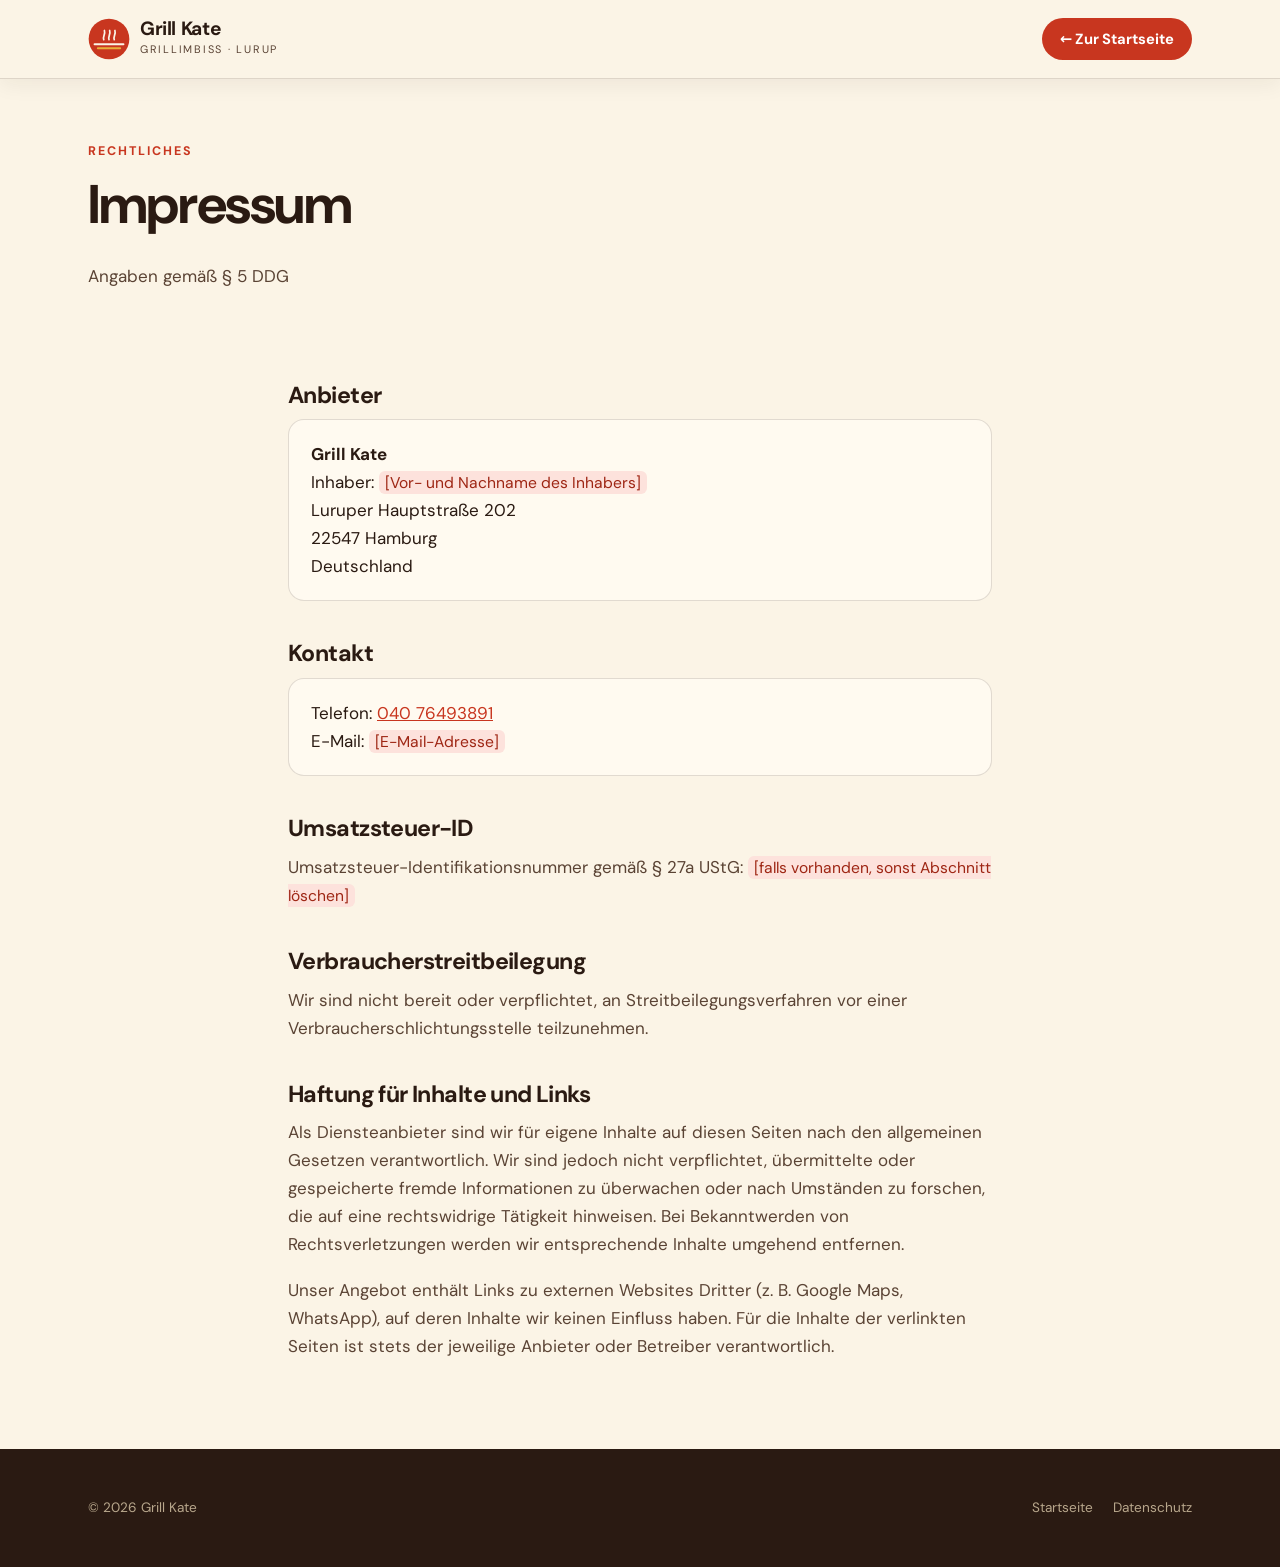
<file: impressum.html>
<!DOCTYPE html>
<html lang="de">
<head>
<meta charset="UTF-8">
<meta name="viewport" content="width=device-width, initial-scale=1.0">
<title>Impressum – Grill Kate</title>
<meta name="robots" content="noindex, follow">
<meta name="theme-color" content="#c8361f">
<link rel="icon" href="data:image/svg+xml,%3Csvg xmlns='http://www.w3.org/2000/svg' viewBox='0 0 64 64'%3E%3Crect width='64' height='64' rx='14' fill='%23c8361f'/%3E%3Ctext x='32' y='43' font-family='Arial,sans-serif' font-weight='700' font-size='26' fill='%23fbf4e6' text-anchor='middle'%3EGK%3C/text%3E%3C/svg%3E">
<link rel="stylesheet" href="fonts/fonts.css">
<link rel="stylesheet" href="style.css">
</head>
<body>
<header id="header" class="scrolled">
  <div class="container nav">
    <a href="index.html" class="logo" aria-label="Grill Kate – Startseite">
      <svg class="logo-mark" viewBox="0 0 64 64" aria-hidden="true"><circle cx="32" cy="32" r="31" fill="#c8361f"/><path d="M10 40h44" stroke="#fbf4e6" stroke-width="3" stroke-linecap="round"/><path d="M15 46h34" stroke="#e9b23a" stroke-width="3" stroke-linecap="round"/><path d="M24 33c-2-5 3-8 1-14M32 33c-2-5 3-8 1-14M40 33c-2-5 3-8 1-14" stroke="#fbf4e6" stroke-width="2.6" fill="none" stroke-linecap="round"/></svg>
      <span><b>Grill Kate</b><small>Grillimbiss · Lurup</small></span>
    </a>
    <a href="index.html" class="btn btn-red nav-call">← Zur Startseite</a>
  </div>
</header>

<main>
  <section class="legal-hero">
    <div class="container">
      <span class="eyebrow">Rechtliches</span>
      <h1>Impressum</h1>
      <p>Angaben gemäß § 5 DDG</p>
    </div>
  </section>

  <section class="legal">
    <div class="container legal-body">
      <h2>Anbieter</h2>
      <div class="box">
        <strong>Grill Kate</strong><br>
        Inhaber: <span class="todo">[Vor- und Nachname des Inhabers]</span><br>
        Luruper Hauptstraße 202<br>
        22547 Hamburg<br>
        Deutschland
      </div>

      <h2>Kontakt</h2>
      <div class="box">
        Telefon: <a href="tel:+494076493891">040 76493891</a><br>
        E-Mail: <span class="todo">[E-Mail-Adresse]</span>
      </div>

      <h2>Umsatzsteuer-ID</h2>
      <p>Umsatzsteuer-Identifikationsnummer gemäß § 27a UStG: <span class="todo">[falls vorhanden, sonst Abschnitt löschen]</span></p>

      <h2>Verbraucher­streit­beilegung</h2>
      <p>Wir sind nicht bereit oder verpflichtet, an Streitbeilegungsverfahren vor einer Verbraucherschlichtungsstelle teilzunehmen.</p>

      <h2>Haftung für Inhalte und Links</h2>
      <p>Als Diensteanbieter sind wir für eigene Inhalte auf diesen Seiten nach den allgemeinen Gesetzen verantwortlich. Wir sind jedoch nicht verpflichtet, übermittelte oder gespeicherte fremde Informationen zu überwachen oder nach Umständen zu forschen, die auf eine rechtswidrige Tätigkeit hinweisen. Bei Bekanntwerden von Rechtsverletzungen werden wir entsprechende Inhalte umgehend entfernen.</p>
      <p>Unser Angebot enthält Links zu externen Websites Dritter (z. B. Google Maps, WhatsApp), auf deren Inhalte wir keinen Einfluss haben. Für die Inhalte der verlinkten Seiten ist stets der jeweilige Anbieter oder Betreiber verantwortlich.</p>
    </div>
  </section>
</main>

<footer>
  <div class="container">
    <div class="foot-bottom" style="margin-top:0;border-top:0;padding-top:0">
      <span>© <span id="year">2026</span> Grill Kate</span>
      <nav><a href="index.html">Startseite</a><a href="datenschutz.html">Datenschutz</a></nav>
    </div>
  </div>
</footer>
<script>document.getElementById('year').textContent = new Date().getFullYear();</script>
</body>
</html>
</file>
<file: fonts/fonts.css>
/* Lokal gehostete Schriften (DSGVO-konform, kein Google-Fonts-Request) */
@font-face{font-family:"DM Sans";font-style:normal;font-weight:300 700;font-display:swap;src:url(dm-sans.woff2) format("woff2")}
@font-face{font-family:"DM Sans";font-style:italic;font-weight:300 700;font-display:swap;src:url(dm-sans-italic.woff2) format("woff2")}
@font-face{font-family:"Libre Baskerville";font-style:normal;font-weight:400 700;font-display:swap;src:url(libre-baskerville.woff2) format("woff2")}
@font-face{font-family:"Libre Baskerville";font-style:italic;font-weight:400;font-display:swap;src:url(libre-baskerville-italic.woff2) format("woff2")}
</file>
<file: style.css>
/* ===== Grill Kate – Mobile first ===== */
:root{
  --cream:#fbf4e6;
  --cream-2:#f3e6cc;
  --paper:#fffaf0;
  --ink:#2a1a12;        /* dunkles Holz */
  --ink-soft:#5a4334;
  --red:#c8361f;        /* Ketchup */
  --red-dark:#9e2614;
  --mustard:#e9b23a;    /* Senf */
  --green:#2f5d3a;
  --line:rgba(42,26,18,.14);
  --radius:18px;
  --serif:"Libre Baskerville",Georgia,serif;
  --sans:"DM Sans",system-ui,-apple-system,"Segoe UI",sans-serif;
}
*,*::before,*::after{box-sizing:border-box}
html{scroll-behavior:smooth;scroll-padding-top:76px;-webkit-text-size-adjust:100%}
body{margin:0;background:var(--cream);color:var(--ink);font-family:var(--sans);font-size:1.0625rem;line-height:1.65;overflow-x:hidden}
img{max-width:100%;display:block}
a{color:inherit}
h1,h2,h3,h4{font-family:var(--sans);font-weight:700;line-height:1.08;margin:0 0 .5em;letter-spacing:-.025em}
h2{font-size:clamp(1.9rem,7vw,3rem)}
h1 em,h2 em{font-family:var(--serif);font-style:italic;font-weight:400;color:var(--red);letter-spacing:-.01em}
p{margin:0 0 1em}
.container{width:100%;max-width:1160px;margin:0 auto;padding:0 16px}
.eyebrow{display:inline-block;font-size:.78rem;font-weight:700;letter-spacing:.16em;text-transform:uppercase;color:var(--red);margin-bottom:14px}
.section{padding:72px 0}

/* Karomuster wie die Tischdecke */
.checker{height:18px;background:
  repeating-linear-gradient(90deg,var(--red) 0 18px,transparent 18px 36px),
  repeating-linear-gradient(0deg,rgba(200,54,31,.55) 0 9px,transparent 9px 18px),var(--paper);
  background-blend-mode:multiply}

/* ----- Buttons ----- */
.btn{display:inline-flex;align-items:center;justify-content:center;gap:10px;min-height:52px;padding:0 22px;border-radius:999px;font-weight:700;font-size:1rem;text-decoration:none;border:2px solid transparent;transition:transform .15s,background .2s,border-color .2s,color .2s;cursor:pointer;white-space:nowrap}
.btn:active{transform:scale(.97)}
.btn svg{width:20px;height:20px;flex:none}
.btn-red{background:var(--red);color:#fff}
.btn-red:hover{background:var(--red-dark)}
.btn-line{border-color:var(--ink);color:var(--ink);background:transparent}
.btn-line:hover{background:var(--ink);color:var(--cream)}
.btn-wa{background:#25d366;color:#06260f}
.btn-wa:hover{filter:brightness(1.05)}
.btn-mustard{background:var(--mustard);color:var(--ink)}
.btn-mustard:hover{filter:brightness(1.05)}

/* ----- Header ----- */
#header{position:sticky;top:0;z-index:50;background:var(--cream);border-bottom:1px solid transparent;transition:border-color .2s,box-shadow .2s}
#header.scrolled{border-bottom-color:var(--line);box-shadow:0 6px 20px rgba(42,26,18,.06)}
.nav{display:flex;align-items:center;justify-content:space-between;gap:16px;height:68px}
.logo{display:flex;align-items:center;gap:10px;text-decoration:none}
.logo-mark{width:42px;height:42px;flex:none}
.logo b{display:block;font-size:1.2rem;line-height:1;letter-spacing:-.02em}
.logo small{display:block;font-size:.68rem;letter-spacing:.16em;text-transform:uppercase;color:var(--ink-soft);margin-top:3px}
.nav ul{display:none;list-style:none;margin:0;padding:0;gap:28px}
.nav ul a{text-decoration:none;font-weight:500;font-size:.95rem}
.nav ul a:hover{color:var(--red)}
.nav-right{display:flex;align-items:center;gap:6px}
.nav-call{min-height:42px;padding:0 16px;font-size:.92rem}
.nav-call span{display:none}
.burger{width:44px;height:44px;border:0;background:transparent;display:flex;flex-direction:column;justify-content:center;gap:6px;padding:10px;cursor:pointer}
.burger span{display:block;height:2px;background:var(--ink);border-radius:2px;transition:transform .25s,opacity .2s}
.burger[aria-expanded="true"] span:nth-child(1){transform:translateY(8px) rotate(45deg)}
.burger[aria-expanded="true"] span:nth-child(2){opacity:0}
.burger[aria-expanded="true"] span:nth-child(3){transform:translateY(-8px) rotate(-45deg)}
.mobile-menu{position:fixed;inset:68px 0 0 0;background:var(--cream);padding:28px 16px;display:flex;flex-direction:column;gap:6px;transform:translateX(100%);transition:transform .3s ease;z-index:49}
.mobile-menu.open{transform:none}
.mobile-menu a:not(.btn){font-size:1.6rem;font-weight:700;text-decoration:none;padding:12px 0;border-bottom:1px solid var(--line)}
.mobile-menu .btn{margin-top:18px}

/* ----- Hero ----- */
.hero{padding:26px 0 56px;position:relative;overflow:hidden}
.hero-grid{display:grid;gap:30px;align-items:center}
.status{display:inline-flex;align-items:center;gap:10px;padding:8px 14px;border-radius:999px;background:var(--paper);border:1px solid var(--line);font-size:.9rem;font-weight:600;margin-bottom:18px}
.status .dot{width:10px;height:10px;border-radius:50%;background:#aaa;flex:none}
.status.open .dot{background:#22a04b;animation:pulse 2s infinite}
.status.closed .dot{background:var(--red)}
@keyframes pulse{0%{box-shadow:0 0 0 0 rgba(34,160,75,.5)}70%{box-shadow:0 0 0 10px rgba(34,160,75,0)}100%{box-shadow:0 0 0 0 rgba(34,160,75,0)}}
.hero h1{font-size:clamp(2.2rem,10.5vw,4.6rem);margin-bottom:16px}
.hero .lead{font-size:1.12rem;color:var(--ink-soft);max-width:33em}
.quick{display:grid;grid-template-columns:1fr 1fr;gap:10px;margin:26px 0 22px}
.quick .btn{width:100%}
.quick .btn-red{grid-column:1/-1;min-height:58px;font-size:1.08rem}
.rating{display:inline-flex;align-items:center;gap:14px;text-decoration:none}
.rating .score{font-size:2.4rem;font-weight:700;line-height:1;letter-spacing:-.03em}
.rating .stars{color:var(--mustard);letter-spacing:2px;font-size:1.05rem}
.rating .sub{font-size:.85rem;color:var(--ink-soft)}
.hero-visual{position:relative;display:flex;justify-content:center}
.plate{width:100%;max-width:440px;height:auto;filter:drop-shadow(0 26px 40px rgba(42,26,18,.22))}
.stamp{position:absolute;right:4%;top:2%;width:112px;height:112px;border-radius:50%;background:var(--mustard);color:var(--ink);display:grid;place-items:center;text-align:center;font-weight:700;font-size:.82rem;line-height:1.15;transform:rotate(10deg);box-shadow:0 10px 24px rgba(42,26,18,.18);border:3px dashed rgba(42,26,18,.35)}
.stamp strong{display:block;font-size:1.6rem;letter-spacing:-.03em}

/* ----- Band ----- */
.band{background:var(--ink);color:var(--cream);overflow:hidden;padding:14px 0;font-family:var(--serif);font-style:italic;font-size:1.1rem}
.band-track{display:flex;gap:28px;width:max-content;animation:marquee 34s linear infinite}
.band-track span{white-space:nowrap}
.band-track .s{color:var(--mustard);font-style:normal}
@keyframes marquee{to{transform:translateX(-50%)}}

/* ----- Karte ----- */
.section-head{max-width:640px;margin-bottom:34px}
.section-head p{color:var(--ink-soft)}
.menu-grid{display:grid;gap:16px}
.menu-card{background:var(--paper);border:1px solid var(--line);border-radius:22px;padding:24px 22px;position:relative}
.menu-card h3{font-size:1.35rem;display:flex;align-items:center;gap:12px;margin-bottom:14px}
.menu-card h3 .ico{width:44px;height:44px;border-radius:12px;background:var(--cream-2);display:grid;place-items:center;font-size:1.4rem;flex:none}
.dishes{list-style:none;margin:0;padding:0}
.dishes li{padding:12px 0;border-top:1px dashed var(--line)}
.dishes li:first-child{border-top:0;padding-top:0}
.dishes b{display:flex;align-items:center;gap:8px;font-size:1.04rem}
.dishes span{display:block;color:var(--ink-soft);font-size:.93rem;line-height:1.45;margin-top:2px}
.fav{font-size:.68rem;font-weight:700;letter-spacing:.06em;text-transform:uppercase;background:var(--red);color:#fff;padding:3px 8px;border-radius:999px}
.menu-note{margin-top:22px;padding:18px 20px;border-radius:16px;background:var(--cream-2);font-size:.95rem;color:var(--ink-soft)}
.menu-note a{color:var(--red);font-weight:700}

/* ----- Story ----- */
.story{background:var(--ink);color:var(--cream);position:relative}
.story-grid{display:grid;gap:34px}
.story p{color:#e7d9c2}
.story h2 em{color:var(--mustard)}
.story .eyebrow{color:var(--mustard)}
.facts{display:grid;grid-template-columns:repeat(3,1fr);gap:10px;margin-top:24px}
.facts div{border:1px solid rgba(251,244,230,.16);border-radius:16px;padding:16px 10px;text-align:center}
.facts strong{display:block;font-size:1.55rem;color:var(--mustard);line-height:1.15;letter-spacing:-.03em}
.facts span{display:block;font-size:.8rem;color:#cdbda3;line-height:1.3;margin-top:4px}
.quote-big{font-family:var(--serif);font-style:italic;font-size:clamp(1.4rem,5vw,2rem);line-height:1.38;margin:0;padding-left:20px;border-left:3px solid var(--mustard)}
.quote-big cite{display:block;margin-top:14px;font-family:var(--sans);font-style:normal;font-size:.85rem;color:#cdbda3}

/* ----- Mitnehmen ----- */
.takeaway{display:grid;gap:22px;background:var(--red);color:#fff;border-radius:26px;padding:34px 22px;position:relative;overflow:hidden}
.takeaway::after{content:"";position:absolute;right:-60px;top:-60px;width:220px;height:220px;border-radius:50%;border:30px solid rgba(255,255,255,.08)}
.takeaway h2 em{color:var(--mustard)}
.takeaway p{color:#ffe6df}
.takeaway .eyebrow{color:var(--mustard)}
.steps{list-style:none;margin:0;padding:0;display:grid;gap:10px;counter-reset:s}
.steps li{display:flex;gap:14px;align-items:center;background:rgba(0,0,0,.14);padding:14px 16px;border-radius:14px;font-weight:500}
.steps li::before{counter-increment:s;content:counter(s);width:32px;height:32px;border-radius:50%;background:var(--mustard);color:var(--ink);display:grid;place-items:center;font-weight:700;flex:none}
.takeaway .btn{position:relative;z-index:1}

/* ----- Reviews ----- */
.reviews{text-align:center}
.reviews .big{font-size:4.6rem;font-weight:700;line-height:1;letter-spacing:-.04em}
.reviews .stars{color:var(--mustard);font-size:1.4rem;letter-spacing:4px;margin:6px 0}
.reviews .count{color:var(--ink-soft)}
.quotes{display:grid;gap:14px;margin:34px 0 28px;text-align:left}
.quote-card{background:var(--paper);border:1px solid var(--line);border-radius:20px;padding:24px 22px}
.quote-card .s{color:var(--mustard);letter-spacing:2px;display:block;margin-bottom:8px}
.quote-card p{font-family:var(--serif);font-style:italic;font-size:1.08rem;line-height:1.5}
.quote-card span{font-size:.82rem;color:var(--ink-soft)}

/* ----- Besuch ----- */
.visit{background:var(--cream-2)}
.visit-grid{display:grid;gap:18px}
.panel{background:var(--paper);border:1px solid var(--line);border-radius:22px;padding:26px 22px}
.panel h3{font-size:1.35rem;margin-bottom:16px}
.hours{list-style:none;margin:0;padding:0}
.hours li{display:flex;justify-content:space-between;gap:12px;padding:11px 12px;border-radius:10px;font-variant-numeric:tabular-nums}
.hours li:nth-child(odd){background:rgba(42,26,18,.035)}
.hours li.off{color:var(--red);font-weight:600}
.hours li.today{background:var(--mustard);color:var(--ink);font-weight:700}
.hours li.today span:first-child::after{content:" · heute";font-weight:500;font-size:.85rem}
.hours-note{font-size:.88rem;color:var(--ink-soft);margin:14px 0 0}
.addr{font-size:1.15rem;margin-bottom:20px}
.contact-actions{display:grid;gap:10px}

/* ----- Footer ----- */
footer{background:var(--ink);color:#e7d9c2;padding:48px 0 120px;font-size:.95rem}
.foot-grid{display:grid;gap:28px}
footer .logo b{color:var(--cream)}
footer .logo small{color:#cdbda3}
footer h4{font-size:.78rem;letter-spacing:.16em;text-transform:uppercase;color:var(--mustard);margin-bottom:12px}
footer ul{list-style:none;margin:0;padding:0}
footer li{margin-bottom:6px}
footer a{text-decoration:none}
footer a:hover{color:var(--mustard)}
.foot-bottom{display:flex;flex-direction:column;gap:12px;margin-top:36px;padding-top:22px;border-top:1px solid rgba(251,244,230,.12);font-size:.85rem;color:#b8a78c}
.foot-bottom nav{display:flex;gap:20px}

/* ----- Sticky Aktionsleiste (mobil) ----- */
.sticky-cta{position:fixed;left:0;right:0;bottom:0;z-index:40;display:grid;grid-template-columns:repeat(3,1fr);gap:8px;padding:10px 12px calc(10px + env(safe-area-inset-bottom));background:rgba(251,244,230,.97);border-top:1px solid var(--line);box-shadow:0 -8px 24px rgba(42,26,18,.08);transform:translateY(110%);transition:transform .3s}
.sticky-cta.show{transform:none}
.sticky-cta .btn{min-height:48px;padding:0 8px;font-size:.88rem;gap:6px}
.sticky-cta .btn svg{width:18px;height:18px}

/* ----- Reveal ----- */
body:not(.no-js) .reveal{opacity:0;transform:translateY(24px);transition:opacity .7s ease,transform .7s ease}
body:not(.no-js) .reveal.in{opacity:1;transform:none}
@media (prefers-reduced-motion:reduce){
  *{animation:none!important;transition:none!important}
  body:not(.no-js) .reveal{opacity:1;transform:none}
}

/* ----- Rechtliche Seiten ----- */
.legal-hero{padding:56px 0 24px}
.legal-hero h1{font-size:clamp(2.2rem,8vw,3.4rem)}
.legal-hero p{color:var(--ink-soft)}
.legal{padding:12px 0 72px}
.legal-body{max-width:760px}
.legal-body h2{font-size:1.45rem;margin-top:40px}
.legal-body h3{font-size:1.1rem;margin-top:26px}
.legal-body p,.legal-body li{color:var(--ink-soft)}
.legal-body a{color:var(--red)}
.legal-body .box{background:var(--paper);border:1px solid var(--line);border-radius:16px;padding:20px 22px;margin-bottom:14px}
.todo{background:#fde2dc;color:var(--red-dark);padding:1px 6px;border-radius:6px;font-size:.92em}

/* ===== Tablet ===== */
@media (min-width:640px){
  .container{padding:0 28px}
  .quick{grid-template-columns:1.3fr 1fr 1fr}
  .quick .btn-red{grid-column:auto}
  .menu-grid{grid-template-columns:1fr 1fr}
  .quotes{grid-template-columns:repeat(3,1fr)}
  .contact-actions{grid-template-columns:1fr 1fr}
  .contact-actions .btn-red{grid-column:1/-1}
  .foot-grid{grid-template-columns:1.4fr 1fr 1fr}
  .foot-bottom{flex-direction:row;justify-content:space-between}
  .nav-call span{display:inline}
}

/* ===== Desktop ===== */
@media (min-width:960px){
  .section{padding:110px 0}
  .nav{height:78px}
  .nav ul{display:flex}
  .burger,.mobile-menu{display:none}
  .hero{padding:56px 0 100px}
  .hero-grid{grid-template-columns:1.1fr .9fr;gap:56px}
  .menu-grid{grid-template-columns:repeat(3,1fr)}
  .story-grid{grid-template-columns:1fr 1fr;gap:80px;align-items:center}
  .takeaway{grid-template-columns:1.2fr 1fr;align-items:center;padding:56px}
  .visit-grid{grid-template-columns:1fr 1fr}
  .sticky-cta{display:none}
  footer{padding-bottom:48px}
}
</file>
